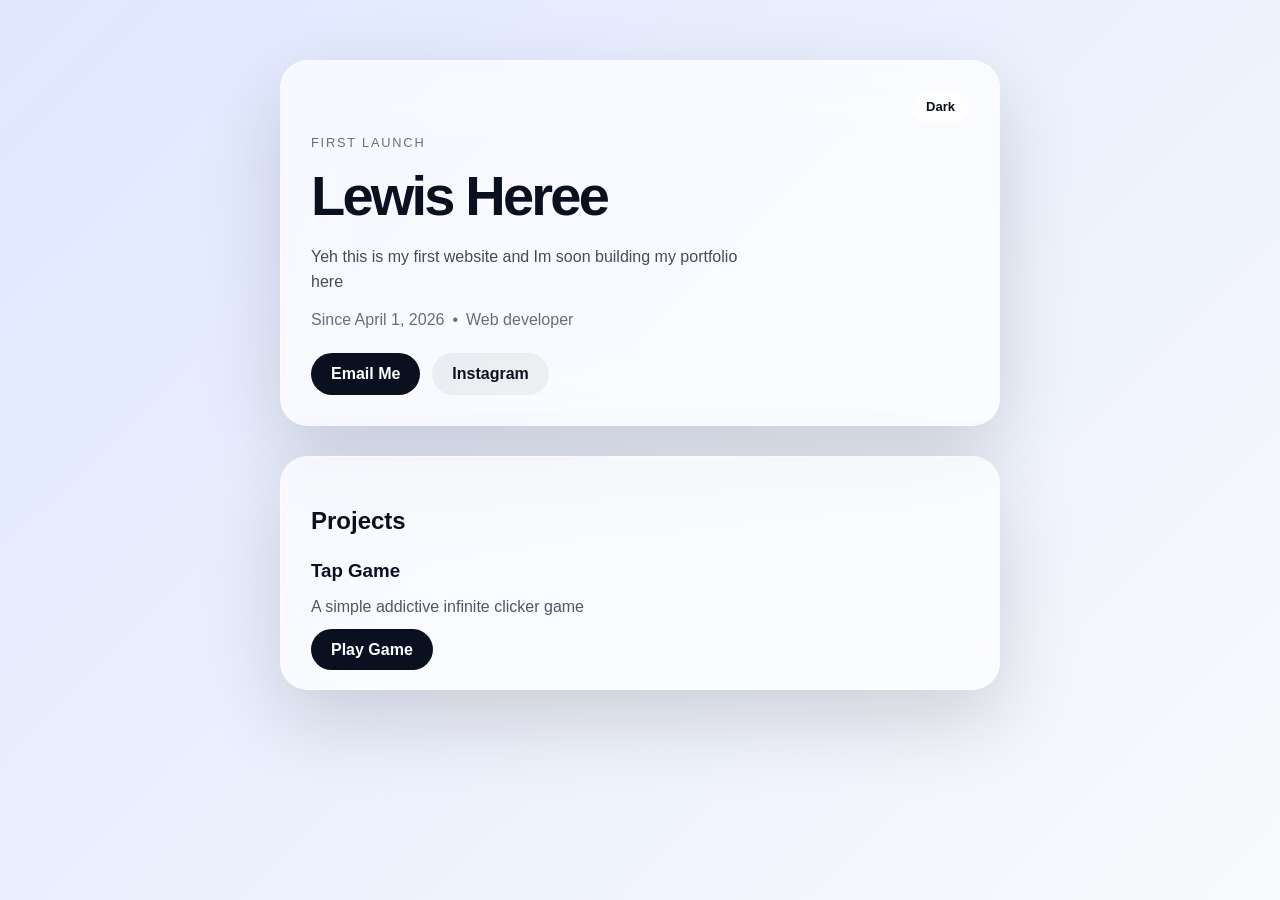
<file: index.html>
<!DOCTYPE html>
<html lang="en">
<head>
  <meta charset="UTF-8" />
  <meta name="viewport" content="width=device-width, initial-scale=1.0" />
  <title>Lewis's Portfolio</title>
  <link rel="stylesheet" href="style.css" />
</head>
<body>
  <main class="page">
<section class="card">
  <div class="card-top">
    <button id="themeToggle" class="theme-toggle">Dark</button>
  </div>
  <p class="eyebrow">First Launch</p>
  <h1>Lewis Heree</h1>
  <p class="subtitle">
    Yeh this is my first website and Im soon building my portfolio here
  </p>
  <div class="meta">
    <span>Since April 1, 2026</span>
    <span>•</span>
    <span>Web developer</span>
  </div>
  <div class="actions">
    <a href="mailto:lewiscodestuffs@gmail.com" class="btn primary">Email Me</a>
    <a href="https://instagram.com/lewiscodestuffs"
       onclick="window.location.href='instagram://user?username=lewiscodestuffs'"
       class="btn secondary">
       Instagram
    </a>
  </div>
</section>
<section class="card">
  <h2>Projects</h2>
  <div class="project">
    <h3>Tap Game</h3>
    <p>A simple addictive infinite clicker game</p>
    <a href="game.html" class="btn primary">Play Game</a>
  </div>
</section>
  </main>
  <script src="main.js"></script>
</body>
</html>
</file>
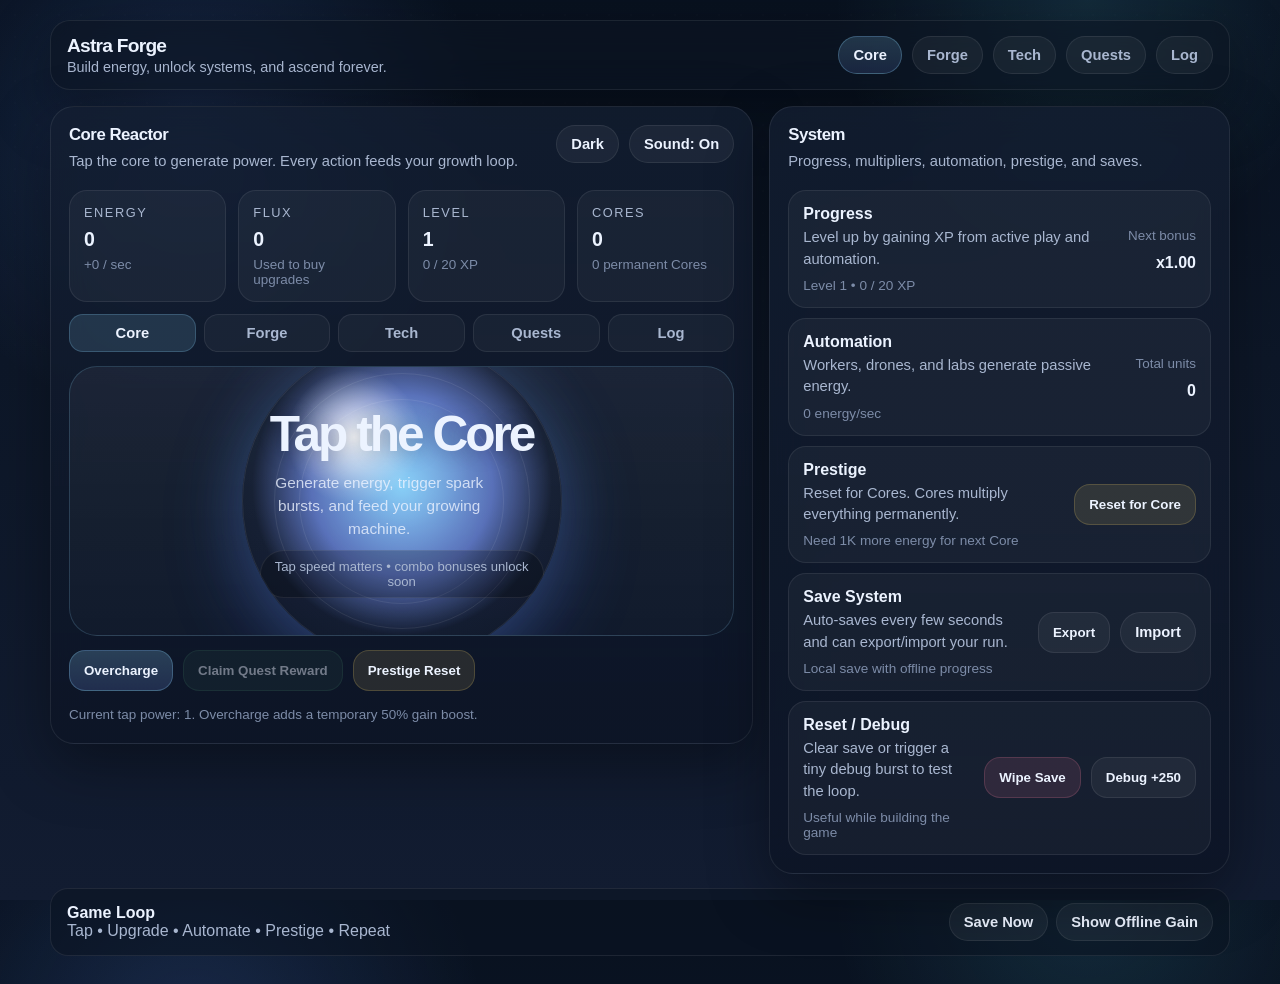
<file: game.html>
<!DOCTYPE html><html lang="en">
<head>
  <meta charset="UTF-8" />
  <meta name="viewport" content="width=device-width, initial-scale=1.0" />
  <title>Astra Forge</title>
  <style>
    :root {
      --bg0: #08111f;
      --bg1: #0d1728;
      --bg2: #121c31;
      --panel: rgba(16, 25, 44, 0.72);
      --panel-2: rgba(20, 31, 52, 0.88);
      --line: rgba(255, 255, 255, 0.08);
      --text: #ecf3ff;
      --muted: #a9b7d0;
      --muted-2: #7d8ca8;
      --accent: #8dd7ff;
      --accent-2: #7c9bff;
      --good: #75e8a0;
      --warn: #ffd56b;
      --bad: #ff7f9f;
      --shadow: 0 20px 60px rgba(0, 0, 0, 0.35);
      --radius: 24px;
      --radius-sm: 16px;
    }* { box-sizing: border-box; }
html, body { height: 100%; }
body {
  margin: 0;
  font-family: -apple-system, BlinkMacSystemFont, "Segoe UI", Roboto, Inter, sans-serif;
  color: var(--text);
  background:
    radial-gradient(circle at 15% 15%, rgba(92, 145, 255, 0.18), transparent 22%),
    radial-gradient(circle at 85% 0%, rgba(95, 226, 255, 0.12), transparent 18%),
    linear-gradient(180deg, var(--bg0), var(--bg1) 40%, var(--bg2));
  overflow-x: hidden;
}

body::before {
  content: "";
  position: fixed;
  inset: -40px;
  pointer-events: none;
  background-image:
    radial-gradient(rgba(255,255,255,.08) 1px, transparent 1px);
  background-size: 22px 22px;
  mask-image: linear-gradient(180deg, rgba(0,0,0,.6), transparent 85%);
  opacity: .35;
  z-index: 0;
}

.app {
  position: relative;
  z-index: 1;
  width: min(1180px, calc(100% - 24px));
  margin: 0 auto;
  padding: 20px 0 28px;
}

.topbar {
  display: flex;
  justify-content: space-between;
  align-items: center;
  gap: 14px;
  margin-bottom: 16px;
  padding: 14px 16px;
  background: rgba(12, 20, 34, 0.6);
  border: 1px solid var(--line);
  border-radius: 20px;
  backdrop-filter: blur(16px);
  box-shadow: var(--shadow);
}

.brand {
  display: flex;
  flex-direction: column;
  gap: 2px;
}
.brand h1 {
  margin: 0;
  font-size: 1.2rem;
  letter-spacing: -0.04em;
}
.brand p {
  margin: 0;
  color: var(--muted);
  font-size: .9rem;
}

.pill-row {
  display: flex;
  gap: 10px;
  flex-wrap: wrap;
  justify-content: flex-end;
}

.pill {
  border: 1px solid var(--line);
  background: rgba(255,255,255,0.05);
  color: var(--text);
  border-radius: 999px;
  padding: 10px 14px;
  font-weight: 700;
  font-size: .92rem;
  cursor: pointer;
  transition: transform .18s ease, background .18s ease, border-color .18s ease, opacity .18s ease;
  user-select: none;
}
.pill:hover { transform: translateY(-1px); background: rgba(255,255,255,0.08); }
.pill:active { transform: translateY(0) scale(.98); }
.pill.secondary { color: var(--muted); font-weight: 600; }
.pill.active {
  background: linear-gradient(180deg, rgba(141, 215, 255, 0.18), rgba(124, 155, 255, 0.14));
  border-color: rgba(141, 215, 255, 0.28);
  color: var(--text);
}

.layout {
  display: grid;
  grid-template-columns: 1.45fr .95fr;
  gap: 16px;
  align-items: start;
}

.card {
  background: linear-gradient(180deg, rgba(19, 30, 49, 0.8), rgba(13, 21, 38, 0.9));
  border: 1px solid var(--line);
  border-radius: var(--radius);
  box-shadow: var(--shadow);
  backdrop-filter: blur(18px);
  overflow: hidden;
  position: relative;
}

.card-header {
  padding: 18px 18px 0;
  display: flex;
  justify-content: space-between;
  align-items: flex-start;
  gap: 12px;
}

.card-header h2 {
  margin: 0;
  font-size: 1.05rem;
  letter-spacing: -0.03em;
}
.card-header .sub {
  margin-top: 6px;
  color: var(--muted);
  font-size: .92rem;
  line-height: 1.45;
}

.panel {
  padding: 18px;
}

.tabs {
  display: grid;
  grid-template-columns: repeat(5, minmax(0, 1fr));
  gap: 8px;
  margin-top: 12px;
}

.tab-btn {
  border: 1px solid var(--line);
  background: rgba(255,255,255,0.04);
  color: var(--muted);
  border-radius: 14px;
  padding: 10px 8px;
  cursor: pointer;
  font-weight: 700;
  font-size: .92rem;
  transition: .18s ease;
}
.tab-btn.active, .tab-btn:hover {
  background: rgba(141, 215, 255, 0.14);
  color: var(--text);
  border-color: rgba(141, 215, 255, 0.22);
}

.hero {
  display: grid;
  gap: 16px;
  padding: 18px;
}

.stats-grid {
  display: grid;
  grid-template-columns: repeat(4, minmax(0, 1fr));
  gap: 12px;
}

.stat {
  background: rgba(255,255,255,0.04);
  border: 1px solid var(--line);
  border-radius: 18px;
  padding: 14px;
  min-height: 86px;
}
.stat .k { color: var(--muted); font-size: .8rem; text-transform: uppercase; letter-spacing: .12em; }
.stat .v { margin-top: 8px; font-size: 1.22rem; font-weight: 800; letter-spacing: -.03em; }
.stat .s { margin-top: 6px; color: var(--muted-2); font-size: .84rem; }

.core-wrap {
  display: grid;
  gap: 14px;
}

.orb {
  display: grid;
  place-items: center;
  height: 270px;
  border-radius: 28px;
  border: 1px solid rgba(141, 215, 255, 0.18);
  background:
    radial-gradient(circle at 50% 35%, rgba(141, 215, 255, 0.28), transparent 18%),
    radial-gradient(circle at 50% 55%, rgba(124, 155, 255, 0.18), transparent 24%),
    linear-gradient(180deg, rgba(255,255,255,0.05), rgba(255,255,255,0.02));
  position: relative;
  overflow: hidden;
  cursor: pointer;
  user-select: none;
  touch-action: manipulation;
  transition: transform .12s ease, border-color .2s ease, background .2s ease;
}

.orb:hover { border-color: rgba(141, 215, 255, 0.35); }
.orb:active { transform: scale(.992); }

.orb .core {
  width: min(320px, 68vw);
  aspect-ratio: 1 / 1;
  border-radius: 50%;
  background:
    radial-gradient(circle at 35% 30%, rgba(255,255,255,0.95), rgba(255,255,255,0.12) 18%, transparent 22%),
    radial-gradient(circle at 50% 45%, rgba(141, 215, 255, 0.95), rgba(124, 155, 255, 0.66) 38%, rgba(30, 43, 79, 0.16) 63%, rgba(0, 0, 0, 0.18) 100%);
  box-shadow:
    0 0 0 1px rgba(255,255,255,0.08) inset,
    0 22px 80px rgba(77, 118, 255, 0.28),
    0 0 60px rgba(141, 215, 255, 0.14);
  display: grid;
  place-items: center;
  position: relative;
  overflow: hidden;
}

.core::before, .core::after {
  content: "";
  position: absolute;
  inset: 10%;
  border-radius: 50%;
  border: 1px solid rgba(255,255,255,0.08);
  animation: spin 28s linear infinite;
}
.core::after {
  inset: 18%;
  animation-duration: 38s;
  animation-direction: reverse;
}

.core-label {
  position: relative;
  z-index: 2;
  text-align: center;
  padding: 18px;
}
.core-label .big {
  font-size: clamp(1.8rem, 5vw, 3.1rem);
  font-weight: 900;
  letter-spacing: -.06em;
  margin: 0;
  text-shadow: 0 2px 20px rgba(0,0,0,0.25);
}
.core-label .small {
  margin-top: 8px;
  color: rgba(236,243,255,.8);
  font-size: .96rem;
  line-height: 1.5;
  max-width: 28ch;
}
.core-label .hint {
  margin-top: 10px;
  display: inline-flex;
  gap: 8px;
  align-items: center;
  padding: 8px 12px;
  border-radius: 999px;
  background: rgba(0,0,0,.22);
  border: 1px solid rgba(255,255,255,.08);
  color: var(--muted);
  font-size: .82rem;
}

.section {
  display: none;
  animation: fadeIn .18s ease;
}
.section.active { display: block; }

.btn-row {
  display: flex;
  gap: 10px;
  flex-wrap: wrap;
}

.action {
  border: 1px solid var(--line);
  background: rgba(255,255,255,0.05);
  color: var(--text);
  border-radius: 16px;
  padding: 12px 14px;
  cursor: pointer;
  font-weight: 700;
  transition: .18s ease;
}
.action:hover { background: rgba(255,255,255,0.08); transform: translateY(-1px); }
.action:active { transform: translateY(0) scale(.99); }
.action.primary {
  background: linear-gradient(180deg, rgba(141, 215, 255, 0.22), rgba(124, 155, 255, 0.18));
  border-color: rgba(141, 215, 255, 0.26);
}
.action.good { background: rgba(117, 232, 160, 0.11); border-color: rgba(117, 232, 160, 0.18); }
.action.warn { background: rgba(255, 213, 107, 0.11); border-color: rgba(255, 213, 107, 0.18); }
.action.bad  { background: rgba(255, 127, 159, 0.11); border-color: rgba(255, 127, 159, 0.18); }
.action:disabled { opacity: .45; cursor: not-allowed; transform: none; }

.list {
  display: grid;
  gap: 10px;
}

.item {
  display: grid;
  grid-template-columns: 1fr auto;
  gap: 12px;
  align-items: center;
  padding: 14px;
  border-radius: 18px;
  border: 1px solid var(--line);
  background: rgba(255,255,255,0.04);
}
.item .title { font-weight: 800; }
.item .desc { color: var(--muted); margin-top: 4px; font-size: .92rem; line-height: 1.45; }
.item .meta { margin-top: 8px; color: var(--muted-2); font-size: .85rem; }
.item .right { display: flex; flex-direction: column; gap: 8px; align-items: flex-end; }

.micro {
  color: var(--muted-2);
  font-size: .84rem;
  line-height: 1.5;
}

.bar {
  height: 12px;
  border-radius: 999px;
  background: rgba(255,255,255,0.06);
  border: 1px solid var(--line);
  overflow: hidden;
}
.bar > span {
  display: block;
  height: 100%;
  width: 0%;
  background: linear-gradient(90deg, var(--accent), var(--accent-2));
  border-radius: inherit;
  transition: width .22s ease;
}

.log {
  max-height: 345px;
  overflow: auto;
  display: grid;
  gap: 10px;
  padding-right: 4px;
}
.log-entry {
  padding: 12px 14px;
  border-radius: 16px;
  background: rgba(255,255,255,0.04);
  border: 1px solid var(--line);
  color: var(--muted);
  font-size: .92rem;
  line-height: 1.5;
}
.log-entry strong { color: var(--text); }

.footer {
  margin-top: 14px;
  display: grid;
  gap: 10px;
  grid-template-columns: 1fr auto;
  align-items: center;
  padding: 14px 16px;
  background: rgba(12, 20, 34, 0.56);
  border: 1px solid var(--line);
  border-radius: 18px;
  color: var(--muted);
}

.save-row {
  display: flex;
  gap: 8px;
  flex-wrap: wrap;
  justify-content: flex-end;
}

input[type="file"] { display: none; }

.toast {
  position: fixed;
  left: 50%;
  bottom: 18px;
  transform: translateX(-50%) translateY(20px);
  opacity: 0;
  pointer-events: none;
  background: rgba(9, 16, 28, 0.92);
  color: var(--text);
  padding: 12px 16px;
  border-radius: 999px;
  border: 1px solid var(--line);
  box-shadow: var(--shadow);
  transition: .25s ease;
  z-index: 20;
  max-width: min(94vw, 560px);
  text-align: center;
  font-size: .92rem;
}
.toast.show { opacity: 1; transform: translateX(-50%) translateY(0); }

.spark {
  position: absolute;
  inset: auto;
  width: 10px;
  height: 10px;
  border-radius: 50%;
  pointer-events: none;
  background: white;
  box-shadow: 0 0 12px rgba(255,255,255,0.7);
  animation: spark .7s ease-out forwards;
}

@keyframes spark {
  from { transform: translate(-50%, -50%) scale(1); opacity: 1; }
  to { transform: translate(calc(-50% + var(--dx)), calc(-50% + var(--dy))) scale(0); opacity: 0; }
}
@keyframes spin { from { transform: rotate(0deg); } to { transform: rotate(360deg); } }
@keyframes fadeIn { from { opacity: 0; transform: translateY(4px); } to { opacity: 1; transform: translateY(0); } }

@media (max-width: 980px) {
  .layout { grid-template-columns: 1fr; }
  .stats-grid { grid-template-columns: repeat(2, minmax(0, 1fr)); }
  .tabs { grid-template-columns: repeat(3, minmax(0, 1fr)); }
}

@media (max-width: 640px) {
  .app { width: min(100% - 14px, 1180px); padding-top: 10px; }
  .topbar { flex-direction: column; align-items: stretch; }
  .pill-row { justify-content: flex-start; }
  .stats-grid { grid-template-columns: 1fr 1fr; }
  .card-header { flex-direction: column; }
  .item { grid-template-columns: 1fr; }
  .item .right { align-items: stretch; }
  .footer { grid-template-columns: 1fr; }
  .save-row { justify-content: stretch; }
  .save-row .pill { width: 100%; }
  .tabs { grid-template-columns: repeat(2, minmax(0, 1fr)); }
  .orb { height: 240px; }
}

  </style>
</head>
<body>
  <div class="app">
    <div class="topbar">
      <div class="brand">
        <h1>Astra Forge</h1>
        <p>Build energy, unlock systems, and ascend forever.</p>
      </div>
      <div class="pill-row">
        <button class="pill active" id="tabCore">Core</button>
        <button class="pill secondary" id="tabForge">Forge</button>
        <button class="pill secondary" id="tabTech">Tech</button>
        <button class="pill secondary" id="tabQuests">Quests</button>
        <button class="pill secondary" id="tabLog">Log</button>
      </div>
    </div><div class="layout">
  <div class="card">
    <div class="card-header">
      <div>
        <h2 id="sectionTitle">Core Reactor</h2>
        <div class="sub" id="sectionSub">Tap the core to generate power. Every action feeds your growth loop.</div>
      </div>
      <div class="pill-row">
        <button class="pill" id="themeBtn">Dark</button>
        <button class="pill" id="musicBtn">Sound: On</button>
      </div>
    </div>

    <div class="panel">
      <div class="stats-grid">
        <div class="stat"><div class="k">Energy</div><div class="v" id="energyTxt">0</div><div class="s" id="energyPerSecTxt">+0 / sec</div></div>
        <div class="stat"><div class="k">Flux</div><div class="v" id="fluxTxt">0</div><div class="s">Used to buy upgrades</div></div>
        <div class="stat"><div class="k">Level</div><div class="v" id="levelTxt">1</div><div class="s" id="xpTxt">0 / 20 XP</div></div>
        <div class="stat"><div class="k">Cores</div><div class="v" id="coresTxt">0</div><div class="s" id="prestigeTxt">Prestige currency</div></div>
      </div>

      <div class="tabs" aria-label="Game sections">
        <button class="tab-btn active" data-tab="core">Core</button>
        <button class="tab-btn" data-tab="forge">Forge</button>
        <button class="tab-btn" data-tab="tech">Tech</button>
        <button class="tab-btn" data-tab="quests">Quests</button>
        <button class="tab-btn" data-tab="log">Log</button>
      </div>

      <div style="height: 14px"></div>

      <div class="section active" id="coreSection">
        <div class="core-wrap">
          <div class="orb" id="coreOrb" title="Tap to generate energy">
            <div class="core">
              <div class="core-label">
                <p class="big" id="coreBig">Tap the Core</p>
                <div class="small" id="coreSmall">Generate energy, trigger spark bursts, and feed your growing machine.</div>
                <div class="hint">Tap speed matters • combo bonuses unlock soon</div>
              </div>
            </div>
          </div>

          <div class="btn-row">
            <button class="action primary" id="boostBtn">Overcharge</button>
            <button class="action good" id="claimQuestBtn">Claim Quest Reward</button>
            <button class="action warn" id="prestigeBtn">Prestige Reset</button>
          </div>

          <div class="micro" id="coreMicro">Overcharge boosts energy for 15 seconds. Prestige resets progress for permanent power.</div>
        </div>
      </div>

      <div class="section" id="forgeSection">
        <div class="list" id="forgeList"></div>
      </div>

      <div class="section" id="techSection">
        <div class="list" id="techList"></div>
      </div>

      <div class="section" id="questsSection">
        <div class="list" id="questList"></div>
      </div>

      <div class="section" id="logSection">
        <div class="log" id="logList"></div>
      </div>
    </div>
  </div>

  <div class="card">
    <div class="card-header">
      <div>
        <h2>System</h2>
        <div class="sub">Progress, multipliers, automation, prestige, and saves.</div>
      </div>
    </div>
    <div class="panel">
      <div class="list">
        <div class="item">
          <div>
            <div class="title">Progress</div>
            <div class="desc">Level up by gaining XP from active play and automation.</div>
            <div class="meta" id="progressMeta">Level 1 • 0 / 20 XP</div>
          </div>
          <div class="right"><div class="micro">Next bonus</div><div class="title" id="nextBonusTxt">x1.00</div></div>
        </div>

        <div class="item">
          <div>
            <div class="title">Automation</div>
            <div class="desc">Workers, drones, and labs generate passive energy.</div>
            <div class="meta" id="autoMeta">0.0 energy/sec</div>
          </div>
          <div class="right"><div class="micro">Total units</div><div class="title" id="unitsTxt">0</div></div>
        </div>

        <div class="item">
          <div>
            <div class="title">Prestige</div>
            <div class="desc">Reset for Cores. Cores multiply everything permanently.</div>
            <div class="meta" id="prestigeMeta">Need 1000 energy for 1 Core</div>
          </div>
          <div class="right"><button class="action warn" id="prestigeQuickBtn">Reset for Core</button></div>
        </div>

        <div class="item">
          <div>
            <div class="title">Save System</div>
            <div class="desc">Auto-saves every few seconds and can export/import your run.</div>
            <div class="meta">Local save with offline progress</div>
          </div>
          <div class="right">
            <div class="btn-row">
              <button class="action" id="exportBtn">Export</button>
              <label class="pill" for="importFile" style="display:inline-flex; align-items:center; justify-content:center; cursor:pointer;">Import</label>
              <input id="importFile" type="file" accept="application/json" />
            </div>
          </div>
        </div>

        <div class="item">
          <div>
            <div class="title">Reset / Debug</div>
            <div class="desc">Clear save or trigger a tiny debug burst to test the loop.</div>
            <div class="meta">Useful while building the game</div>
          </div>
          <div class="right">
            <div class="btn-row">
              <button class="action bad" id="wipeBtn">Wipe Save</button>
              <button class="action" id="debugBtn">Debug +250</button>
            </div>
          </div>
        </div>
      </div>
    </div>
  </div>
</div>

<div class="footer">
  <div>
    <div style="font-weight: 800; color: var(--text);">Game Loop</div>
    <div id="footerTxt">Tap • Upgrade • Automate • Prestige • Repeat</div>
  </div>
  <div class="save-row">
    <button class="pill" id="saveNowBtn">Save Now</button>
    <button class="pill" id="loadOfflineBtn">Show Offline Gain</button>
  </div>
</div>

  </div>  <div class="toast" id="toast"></div>  <script>
    const SAVE_KEY = "astra_forge_save_v1";
    const THEME_KEY = "astra_forge_theme_v1";
    const SOUND_KEY = "astra_forge_sound_v1";

    const ui = {
      energyTxt: document.getElementById("energyTxt"),
      energyPerSecTxt: document.getElementById("energyPerSecTxt"),
      fluxTxt: document.getElementById("fluxTxt"),
      levelTxt: document.getElementById("levelTxt"),
      xpTxt: document.getElementById("xpTxt"),
      coresTxt: document.getElementById("coresTxt"),
      prestigeTxt: document.getElementById("prestigeTxt"),
      progressMeta: document.getElementById("progressMeta"),
      nextBonusTxt: document.getElementById("nextBonusTxt"),
      autoMeta: document.getElementById("autoMeta"),
      unitsTxt: document.getElementById("unitsTxt"),
      prestigeMeta: document.getElementById("prestigeMeta"),
      coreOrb: document.getElementById("coreOrb"),
      coreBig: document.getElementById("coreBig"),
      coreSmall: document.getElementById("coreSmall"),
      coreMicro: document.getElementById("coreMicro"),
      forgeList: document.getElementById("forgeList"),
      techList: document.getElementById("techList"),
      questList: document.getElementById("questList"),
      logList: document.getElementById("logList"),
      sectionTitle: document.getElementById("sectionTitle"),
      sectionSub: document.getElementById("sectionSub"),
      toast: document.getElementById("toast"),
      themeBtn: document.getElementById("themeBtn"),
      musicBtn: document.getElementById("musicBtn"),
      boostBtn: document.getElementById("boostBtn"),
      claimQuestBtn: document.getElementById("claimQuestBtn"),
      prestigeBtn: document.getElementById("prestigeBtn"),
      prestigeQuickBtn: document.getElementById("prestigeQuickBtn"),
      exportBtn: document.getElementById("exportBtn"),
      importFile: document.getElementById("importFile"),
      wipeBtn: document.getElementById("wipeBtn"),
      debugBtn: document.getElementById("debugBtn"),
      saveNowBtn: document.getElementById("saveNowBtn"),
      loadOfflineBtn: document.getElementById("loadOfflineBtn"),
      footerTxt: document.getElementById("footerTxt")
    };

    const tabs = [...document.querySelectorAll(".tab-btn")];
    const sections = {
      core: document.getElementById("coreSection"),
      forge: document.getElementById("forgeSection"),
      tech: document.getElementById("techSection"),
      quests: document.getElementById("questsSection"),
      log: document.getElementById("logSection")
    };

    let audioCtx = null;
    let theme = localStorage.getItem(THEME_KEY) || "dark";
    let soundEnabled = localStorage.getItem(SOUND_KEY);
    soundEnabled = soundEnabled === null ? true : soundEnabled === "true";

    const defaultState = {
      energy: 0,
      flux: 0,
      level: 1,
      xp: 0,
      cores: 0,
      totalTap: 1,
      tapMult: 1,
      globalMult: 1,
      autoPerSec: 0,
      overchargeUntil: 0,
      lastSave: Date.now(),
      lastTick: Date.now(),
      lastQuestRefresh: Date.now(),
      currentQuestId: null,
      log: [],
      unlockedTech: {},
      forge: [
        { id: "miner", name: "Miner", desc: "Generates passive energy.", baseCost: 15, count: 0, gain: 0.5, costMult: 1.18 },
        { id: "drone", name: "Drone", desc: "Boosts passive output and tap power.", baseCost: 75, count: 0, gain: 2, costMult: 1.22 },
        { id: "lab", name: "Lab", desc: "Converts knowledge into flux.", baseCost: 250, count: 0, gain: 6, costMult: 1.26 },
        { id: "reactor", name: "Reactor", desc: "Massive passive production, expensive but strong.", baseCost: 1200, count: 0, gain: 20, costMult: 1.3 }
      ],
      tech: [
        { id: "tap", name: "Tap Precision", desc: "+1 tap power per level.", baseCost: 20, unlocked: false, costMult: 1.9 },
        { id: "crit", name: "Critical Burst", desc: "20% chance to double tap rewards.", baseCost: 80, unlocked: false, costMult: 2.1 },
        { id: "auto", name: "Automation Protocol", desc: "+25% passive energy.", baseCost: 180, unlocked: false, costMult: 2.4 },
        { id: "flux", name: "Flux Siphon", desc: "Convert every 100 energy into 4 flux.", baseCost: 600, unlocked: false, costMult: 2.8 },
        { id: "prestige", name: "Core Resonance", desc: "Cores grant +15% global power each.", baseCost: 0, unlocked: false, costMult: 1 }
      ],
      quests: []
    };

    let state = loadGame() || structuredClone(defaultState);
    hydrateQuestPool();
    normalizeState();
    applyTheme();
    applySoundState();
    generateQuestIfNeeded(true);
    rebuildLists();
    addLog("System booted. The core is awake.");
    const offline = applyOfflineProgress();
    if (offline > 0) addLog(`Offline progress recovered: +${fmt(offline)} energy.`);
    showToast("Astra Forge loaded.");
    renderAll();

    tabs.forEach(btn => btn.addEventListener("click", () => {
      const tab = btn.dataset.tab;
      setTab(tab);
    }));

    document.getElementById("tabCore").addEventListener("click", () => setTab("core"));
    document.getElementById("tabForge").addEventListener("click", () => setTab("forge"));
    document.getElementById("tabTech").addEventListener("click", () => setTab("tech"));
    document.getElementById("tabQuests").addEventListener("click", () => setTab("quests"));
    document.getElementById("tabLog").addEventListener("click", () => setTab("log"));

    ui.themeBtn.addEventListener("click", () => {
      theme = theme === "dark" ? "light" : "dark";
      localStorage.setItem(THEME_KEY, theme);
      applyTheme();
      showToast(`Theme switched to ${theme}.`);
    });

    ui.musicBtn.addEventListener("click", () => {
      soundEnabled = !soundEnabled;
      localStorage.setItem(SOUND_KEY, String(soundEnabled));
      applySoundState();
      if (soundEnabled) playTone(440, 0.05, "sine");
      showToast(`Sound ${soundEnabled ? "enabled" : "disabled"}.`);
    });

    ui.coreOrb.addEventListener("click", (e) => {
      const gain = tapCore(e);
      burstSpark(e);
      if (gain > 0) playTone(220 + Math.min(220, gain * 12), 0.03, "triangle");
    });

    ui.boostBtn.addEventListener("click", () => {
      if (state.energy < 120) return showToast("Need 120 energy for overcharge.");
      state.energy -= 120;
      state.overchargeUntil = Date.now() + 15000;
      state.globalMult *= 1.15;
      addLog("Overcharge engaged. Energy output surged for 15 seconds.");
      showToast("Overcharge activated.");
      playTone(520, 0.08, "sawtooth");
      renderAll();
    });

    ui.claimQuestBtn.addEventListener("click", claimQuestReward);
    ui.prestigeBtn.addEventListener("click", prestigeReset);
    ui.prestigeQuickBtn.addEventListener("click", prestigeReset);
    ui.exportBtn.addEventListener("click", exportSave);
    ui.importFile.addEventListener("change", importSave);
    ui.wipeBtn.addEventListener("click", wipeSave);
    ui.debugBtn.addEventListener("click", () => {
      state.energy += 250;
      state.flux += 20;
      state.xp += 10;
      addLog("Debug burst granted +250 energy and +20 flux.");
      showToast("Debug reward applied.");
      renderAll();
    });
    ui.saveNowBtn.addEventListener("click", () => { saveGame(true); showToast("Saved."); });
    ui.loadOfflineBtn.addEventListener("click", () => {
      const elapsed = Math.max(0, (Date.now() - state.lastSave) / 1000);
      const offlineGain = computeOfflineGain(elapsed);
      showToast(`Estimated offline gain: +${fmt(offlineGain)} energy.`);
    });

    window.addEventListener("beforeunload", () => saveGame(false));

    setInterval(gameTick, 100);
    setInterval(autoQuestTicker, 1000);
    setInterval(() => saveGame(false), 5000);
    setInterval(() => maybeRandomEvent(), 18000);

    function setTab(tab) {
      tabs.forEach(btn => btn.classList.toggle("active", btn.dataset.tab === tab));
      Object.entries(sections).forEach(([k, el]) => el.classList.toggle("active", k === tab));

      const map = {
        core: ["Core Reactor", "Tap the core to generate power. Every action feeds your growth loop."],
        forge: ["Forge Units", "Buy passive generators that keep your run alive while you do other things."],
        tech: ["Tech Tree", "Permanent upgrades that change the way your run behaves."],
        quests: ["Quest Board", "Timed objectives with rewards and streak-friendly loops."],
        log: ["Run Log", "Recent events, rewards, and notable system changes."]
      };
      ui.sectionTitle.textContent = map[tab][0];
      ui.sectionSub.textContent = map[tab][1];
    }

    function normalizeState() {
      state = { ...structuredClone(defaultState), ...state };
      state.forge = defaultState.forge.map(def => {
        const saved = (state.forge || []).find(x => x.id === def.id);
        return saved ? { ...def, ...saved } : structuredClone(def);
      });
      state.tech = defaultState.tech.map(def => {
        const saved = (state.tech || []).find(x => x.id === def.id);
        return saved ? { ...def, ...saved } : structuredClone(def);
      });
      state.log = Array.isArray(state.log) ? state.log.slice(-60) : [];
      if (!Array.isArray(state.quests)) state.quests = [];
      if (!state.currentQuestId && state.quests.length) state.currentQuestId = state.quests[0].id;
      if (!Number.isFinite(state.overchargeUntil)) state.overchargeUntil = 0;
      if (!Number.isFinite(state.lastSave)) state.lastSave = Date.now();
      if (!Number.isFinite(state.lastTick)) state.lastTick = Date.now();
      if (!Number.isFinite(state.lastQuestRefresh)) state.lastQuestRefresh = Date.now();
      recomputeDerived();
    }

    function recomputeDerived() {
      let forgeEnergy = 0;
      let forgeTapBonus = 0;
      state.forge.forEach(f => {
        forgeEnergy += f.count * f.gain;
        if (f.id === "drone") forgeTapBonus += f.count * 0.4;
      });

      let techTapBonus = 0;
      let techMult = 1;
      let autoMult = 1;
      let fluxMod = 0;
      state.tech.forEach(t => {
        if (!t.unlocked) return;
        if (t.id === "tap") techTapBonus += state.level;
        if (t.id === "crit") techMult *= 1.12;
        if (t.id === "auto") autoMult *= 1.25;
        if (t.id === "flux") fluxMod += 4;
      });

      const prestigeMult = 1 + state.cores * 0.15;
      const levelMult = 1 + (state.level - 1) * 0.05;
      const overchargeMult = state.overchargeUntil > Date.now() ? 1.35 : 1;
      const energyBoost = state.energy >= 1000 ? 1.1 : 1;

      state.tapMult = (1 + forgeTapBonus + techTapBonus) * techMult * prestigeMult * levelMult * energyBoost;
      state.autoPerSec = forgeEnergy * autoMult * prestigeMult * levelMult;
      state.globalMult = prestigeMult * levelMult * overchargeMult;

      if (state.tech.find(t => t.id === "flux")?.unlocked) {
        const siphon = Math.floor(state.energy / 100) * 4;
        state.flux = Math.max(state.flux, state.flux + 0);
        state._pendingSiphon = siphon;
      } else {
        state._pendingSiphon = 0;
      }
    }

    function applyTheme() {
      document.body.dataset.theme = theme;
      if (theme === "dark") {
        document.documentElement.style.setProperty("--bg0", "#08111f");
        ui.themeBtn.textContent = "Dark";
      } else {
        document.documentElement.style.setProperty("--bg0", "#e8eefb");
        ui.themeBtn.textContent = "Light";
      }
    }

    function applySoundState() {
      ui.musicBtn.textContent = `Sound: ${soundEnabled ? "On" : "Off"}`;
    }

    function tapCore(event) {
      const crit = state.tech.find(t => t.id === "crit")?.unlocked && Math.random() < 0.2;
      const base = state.totalTap * state.tapMult * state.globalMult;
      const overcharge = state.overchargeUntil > Date.now() ? 1.5 : 1;
      const gain = Math.max(1, Math.floor(base * (crit ? 2 : 1) * overcharge));

      state.energy += gain;
      state.xp += 3 + Math.floor(gain * 0.05);
      state.flux += gain >= 50 ? 2 : 0;
      if (crit) addLog(`Critical burst! Tap yielded ${fmt(gain)} energy.`);
      if (state.energy > 0 && state.energy % 100 < gain) state.flux += 1;
      addProgression();
      maybeUnlockFlux();
      if (state.energy >= 100 && Math.random() < 0.25) maybeRollQuestProgress();
      addTapCombo();
      renderAll();
      return gain;
    }

    let comboCount = 0;
    let comboTimer = null;
    function addTapCombo() {
      comboCount += 1;
      clearTimeout(comboTimer);
      comboTimer = setTimeout(() => comboCount = 0, 1200);
      if (comboCount >= 10) {
        const bonus = Math.floor(comboCount * 2);
        state.energy += bonus;
        state.flux += Math.floor(comboCount / 5);
        addLog(`Combo chain x${comboCount}! Bonus +${fmt(bonus)} energy.`);
        showToast(`Combo x${comboCount}`);
        comboCount = 0;
      }
    }

    function addProgression() {
      const needed = state.level * 20;
      if (state.xp >= needed) {
        state.xp -= needed;
        state.level += 1;
        state.flux += Math.max(1, Math.floor(state.level / 4));
        state.totalTap += 1;
        state.energy += 10 * state.level;
        addLog(`Level up! Reached level ${state.level}.`);
        showToast(`Level ${state.level}`);
      }
    }

    function gameTick() {
      normalizeState();
      const now = Date.now();
      const dt = Math.min(0.25, Math.max(0.05, (now - state.lastTick) / 1000));
      state.lastTick = now;

      const passive = state.autoPerSec * dt * state.globalMult;
      state.energy += passive;

      if (state.tech.find(t => t.id === "flux")?.unlocked) {
        const siphon = Math.floor(state.energy / 100) * 4;
        if (siphon > 0) {
          const tickSiphon = Math.floor((passive > 0 ? passive : 0) / 25);
          const add = Math.max(0, Math.min(siphon, tickSiphon));
          state.flux += add;
        }
      }

      if (state.overchargeUntil && state.overchargeUntil <= now) {
        state.overchargeUntil = 0;
        addLog("Overcharge faded.");
        showToast("Overcharge ended.");
      }

      if (state.energy >= 1000) {
        state.flux += Math.floor(state.energy / 1000);
      }

      if (state.energy > 0 && state.energy >= 100 && Math.random() < 0.0015) maybeRandomEvent();
      addProgression();
      recomputeDerived();
      renderHUD();
      renderForge();
      renderTech();
      renderQuests();
      updateCoreCopy();
    }

    function maybeRandomEvent() {
      const events = [
        {
          name: "Solar Flare",
          text: "A flare surges across the reactor. Choose a response.",
          choices: [
            { label: "Absorb", effect: () => { state.energy += 120; state.flux += 6; addLog("Solar Flare absorbed. Good energy surge."); } },
            { label: "Shield", effect: () => { state.flux += 12; addLog("Solar Flare blocked. Flux stabilized."); } },
            { label: "Redirect", effect: () => { state.xp += 20; state.energy += 50; addLog("Flare redirected into growth."); } }
          ]
        },
        {
          name: "Lost Cache",
          text: "You found an abandoned cache of energy cells.",
          choices: [
            { label: "Open", effect: () => { state.energy += 200; addLog("Cache opened. Energy recovered."); } },
            { label: "Study", effect: () => { state.flux += 18; addLog("Cache studied. Flux extracted."); } },
            { label: "Leave", effect: () => { state.cores += 0; addLog("You left the cache untouched."); } }
          ]
        },
        {
          name: "System Glitch",
          text: "The matrix stutters. Decide quickly.",
          choices: [
            { label: "Exploit", effect: () => { state.energy += 80; state.xp += 25; addLog("Glitch exploited for profit."); } },
            { label: "Patch", effect: () => { state.flux += 15; addLog("Glitch patched cleanly."); } },
            { label: "Ignore", effect: () => { state.energy += 30; addLog("Glitch ignored, minor gains remained."); } }
          ]
        }
      ];
      const pick = events[Math.floor(Math.random() * events.length)];
      const chosen = pick.choices[Math.floor(Math.random() * pick.choices.length)];
      chosen.effect();
      addLog(`<strong>Event:</strong> ${pick.name} — ${chosen.label}.`);
      showToast(`${pick.name}: ${chosen.label}`);
      renderAll();
    }

    function maybeRollQuestProgress() {
      const quest = state.quests.find(q => q.id === state.currentQuestId);
      if (!quest || quest.completed) return;
      quest.progress = Math.min(quest.goal, quest.progress + 1);
      if (quest.progress >= quest.goal) {
        quest.completed = true;
        addLog(`Quest completed: ${quest.name}. Reward waiting.`);
        showToast(`Quest complete: ${quest.name}`);
      }
    }

    function autoQuestTicker() {
      const quest = state.quests.find(q => q.id === state.currentQuestId);
      if (!quest) return;
      if (quest.completed) return;
      const amount = Math.max(1, Math.floor((state.autoPerSec + state.totalTap) / 10));
      quest.progress = Math.min(quest.goal, quest.progress + amount);
      if (quest.progress >= quest.goal) {
        quest.completed = true;
        addLog(`Quest completed: ${quest.name}.`);
        showToast(`Quest ready: ${quest.name}`);
      }
      renderQuests();
    }

    function claimQuestReward() {
      const quest = state.quests.find(q => q.id === state.currentQuestId);
      if (!quest) return showToast("No quest loaded.");
      if (!quest.completed) return showToast("Quest not done yet.");
      state.energy += quest.reward.energy;
      state.flux += quest.reward.flux;
      state.xp += quest.reward.xp;
      addLog(`Claimed: ${quest.name}.`);
      showToast(`Claimed ${quest.name}`);
      quest.claimed = true;
      generateQuestIfNeeded(true);
      addProgression();
      renderAll();
    }

    function prestigeReset() {
      const gain = computePrestigeGain();
      if (gain < 1) return showToast("Need at least 1000 energy to gain a Core.");
      if (!confirm(`Reset everything to gain ${gain} Core${gain > 1 ? "s" : ""}?`)) return;
      state.cores += gain;
      state.energy = 0;
      state.flux = 0;
      state.level = 1;
      state.xp = 0;
      state.totalTap = 1;
      state.tapMult = 1;
      state.globalMult = 1;
      state.autoPerSec = 0;
      state.overchargeUntil = 0;
      state.forge.forEach(f => f.count = 0);
      state.tech.forEach(t => {
        if (t.id !== "prestige") t.unlocked = false;
      });
      state.quests = [];
      state.currentQuestId = null;
      addLog(`Prestige complete. Gained ${gain} Core${gain > 1 ? "s" : ""}.`);
      showToast(`+${gain} Core${gain > 1 ? "s" : ""}`);
      hydrateQuestPool();
      generateQuestIfNeeded(true);
      rebuildLists();
      saveGame(true);
      renderAll();
    }

    function computePrestigeGain() {
      return Math.floor(state.energy / 1000);
    }

    function tapCostMultiplier(item) {
      return Math.floor(item.baseCost * Math.pow(item.costMult, item.count));
    }

    function buyForge(id) {
      const item = state.forge.find(x => x.id === id);
      const cost = tapCostMultiplier(item);
      if (state.energy < cost) return showToast(`Need ${fmt(cost)} energy.`);
      state.energy -= cost;
      item.count += 1;
      state.flux += Math.ceil(item.gain / 2);
      addLog(`Built ${item.name} #${item.count}.`);
      showToast(`${item.name} purchased.`);
      playTone(330 + item.count * 8, 0.04, "sine");
      renderAll();
    }

    function buyTech(id) {
      const tech = state.tech.find(x => x.id === id);
      if (!tech || tech.unlocked) return;
      if (id === "prestige") {
        tech.unlocked = state.cores > 0;
        return;
      }
      if (state.flux < tech.baseCost) return showToast(`Need ${fmt(tech.baseCost)} flux.`);
      state.flux -= tech.baseCost;
      tech.unlocked = true;
      addLog(`Research complete: ${tech.name}.`);
      showToast(`${tech.name} unlocked.`);
      playTone(610, 0.05, "triangle");
      renderAll();
    }

    function hydrateQuestPool() {
      if (state.quests.length) return;
      state.quests = generateQuests(3);
      state.currentQuestId = state.quests[0].id;
    }

    function generateQuests(count) {
      const pool = [
        ["Power Surge", "Reach a burst of stored power.", 200, { energy: 120, flux: 10, xp: 18 }],
        ["Tap Chain", "Tap the core to keep the combo alive.", 60, { energy: 180, flux: 8, xp: 25 }],
        ["Forge Builder", "Buy engine units to automate growth.", 8, { energy: 240, flux: 14, xp: 32 }],
        ["Flux Harvest", "Transform energy into refinement.", 30, { energy: 220, flux: 20, xp: 30 }],
        ["Ascend Trial", "Prepare for prestige or gain more power.", 1, { energy: 350, flux: 24, xp: 40 }]
      ];
      const arr = [];
      for (let i = 0; i < count; i++) {
        const [name, desc, goal, reward] = pool[(Math.random() * pool.length) | 0];
        arr.push({
          id: `q_${Date.now()}_${i}_${Math.random().toString(36).slice(2, 7)}`,
          name,
          desc,
          goal,
          progress: 0,
          completed: false,
          claimed: false,
          reward: { ...reward }
        });
      }
      return arr;
    }

    function generateQuestIfNeeded(force = false) {
      if (force || !state.quests.length || state.quests.every(q => q.claimed)) {
        state.quests = generateQuests(3);
        state.currentQuestId = state.quests[0].id;
        state.lastQuestRefresh = Date.now();
      }
    }

    function rebuildLists() {
      ui.forgeList.innerHTML = "";
      ui.techList.innerHTML = "";
      ui.questList.innerHTML = "";
      ui.logList.innerHTML = "";

      state.forge.forEach(item => {
        const cost = tapCostMultiplier(item);
        const el = document.createElement("div");
        el.className = "item";
        el.innerHTML = `
          <div>
            <div class="title">${item.name} <span style="color:var(--muted); font-weight:700;">x${item.count}</span></div>
            <div class="desc">${item.desc}</div>
            <div class="meta">+${fmt(item.gain)} energy/sec each</div>
          </div>
          <div class="right">
            <div class="micro">Cost: ${fmt(cost)} energy</div>
            <button class="action primary" data-buy-forge="${item.id}">Buy</button>
          </div>`;
        ui.forgeList.appendChild(el);
      });

      state.tech.forEach(tech => {
        const el = document.createElement("div");
        el.className = "item";
        const costInfo = tech.id === "prestige" ? `${state.cores > 0 ? "Unlocked after prestige" : "Requires prestige"}` : `${fmt(tech.baseCost)} flux`;
        el.innerHTML = `
          <div>
            <div class="title">${tech.name} ${tech.unlocked ? '<span style="color:var(--good); font-weight:800;">Unlocked</span>' : ''}</div>
            <div class="desc">${tech.desc}</div>
            <div class="meta">${costInfo}</div>
          </div>
          <div class="right">
            <button class="action ${tech.unlocked ? '' : 'warn'}" data-buy-tech="${tech.id}" ${tech.unlocked || (tech.id !== 'prestige' && state.flux < tech.baseCost) ? 'disabled' : ''}>${tech.unlocked ? 'Owned' : (tech.id === 'prestige' ? 'Locked' : 'Research')}</button>
          </div>`;
        ui.techList.appendChild(el);
      });

      state.quests.forEach(q => {
        const progress = Math.min(100, Math.floor((q.progress / q.goal) * 100));
        const el = document.createElement("div");
        el.className = "item";
        el.innerHTML = `
          <div>
            <div class="title">${q.name} ${q.id === state.currentQuestId ? '<span style="color:var(--accent); font-weight:800;">Active</span>' : ''}</div>
            <div class="desc">${q.desc}</div>
            <div class="meta">Progress ${q.progress}/${q.goal} • Reward ${fmt(q.reward.energy)} energy, ${fmt(q.reward.flux)} flux, ${fmt(q.reward.xp)} XP</div>
            <div style="height:10px"></div>
            <div class="bar"><span style="width:${progress}%"></span></div>
          </div>
          <div class="right">
            <button class="action ${q.completed ? 'good' : 'secondary'}" data-activate-quest="${q.id}">${q.completed ? 'Claim Ready' : 'Track'}</button>
          </div>`;
        ui.questList.appendChild(el);
      });

      state.log.slice().reverse().forEach(entry => {
        const el = document.createElement("div");
        el.className = "log-entry";
        el.innerHTML = entry;
        ui.logList.appendChild(el);
      });

      ui.forgeList.querySelectorAll("[data-buy-forge]").forEach(btn => {
        btn.addEventListener("click", () => buyForge(btn.dataset.buyForge));
      });
      ui.techList.querySelectorAll("[data-buy-tech]").forEach(btn => {
        btn.addEventListener("click", () => buyTech(btn.dataset.buyTech));
      });
      ui.questList.querySelectorAll("[data-activate-quest]").forEach(btn => {
        btn.addEventListener("click", () => {
          state.currentQuestId = btn.dataset.activateQuest;
          addLog(`Quest set active.`);
          showToast("Quest tracked.");
          renderAll();
        });
      });
    }

    function renderHUD() {
      ui.energyTxt.textContent = fmt(state.energy);
      ui.fluxTxt.textContent = fmt(state.flux);
      ui.levelTxt.textContent = state.level;
      ui.coresTxt.textContent = fmt(state.cores);
      ui.energyPerSecTxt.textContent = `+${fmt(state.autoPerSec * (state.overchargeUntil > Date.now() ? 1.35 : 1))} / sec`;
      ui.xpTxt.textContent = `${fmt(state.xp)} / ${fmt(state.level * 20)} XP`;
      ui.progressMeta.textContent = `Level ${state.level} • ${fmt(state.xp)} / ${fmt(state.level * 20)} XP`;
      ui.nextBonusTxt.textContent = `x${(1 + state.cores * 0.15).toFixed(2)}`;
      ui.autoMeta.textContent = `${fmt(state.autoPerSec)} energy/sec`;
      ui.unitsTxt.textContent = `${state.forge.reduce((sum, f) => sum + f.count, 0)}`;
      ui.prestigeMeta.textContent = `Need ${fmt(1000 - (state.energy % 1000 || 0))} more energy for next Core`;
      ui.prestigeTxt.textContent = `${fmt(state.cores)} permanent Cores`;
      ui.footerTxt.textContent = `Tap • Upgrade • Automate • Prestige • Repeat`;
      const quest = state.quests.find(q => q.id === state.currentQuestId);
      ui.coreBig.textContent = quest?.completed ? "Quest Ready" : state.overchargeUntil > Date.now() ? "Overcharge Active" : "Tap the Core";
      ui.coreSmall.textContent = quest?.completed
        ? `A quest is ready to claim. Switch to Quests or tap Claim Reward.`
        : state.overchargeUntil > Date.now()
          ? `Overcharge is amplifying your growth loop.`
          : `Generate energy, trigger spark bursts, and feed your growing machine.`;
      const prestigeGain = computePrestigeGain();
      ui.prestigeBtn.textContent = prestigeGain > 0 ? `Prestige Reset (+${prestigeGain})` : `Prestige Reset`;
      ui.prestigeQuickBtn.textContent = prestigeGain > 0 ? `Reset for +${prestigeGain} Core` : `Reset for Core`;
      ui.claimQuestBtn.disabled = !(quest && quest.completed);
      ui.claimQuestBtn.textContent = quest && quest.completed ? `Claim ${quest.name}` : `Claim Quest Reward`;
      ui.coreMicro.textContent = `Current tap power: ${fmt(state.totalTap * state.tapMult * state.globalMult)}. Overcharge adds a temporary 50% gain boost.`;
    }

    function renderForge() {
      // no-op here because rebuildLists handles it, but kept for clarity
    }

    function renderTech() {
      // no-op here because rebuildLists handles it, but kept for clarity
    }

    function renderQuests() {
      // update quest progress live without full rebuild if possible
      rebuildLists();
    }

    function updateCoreCopy() {
      const isOver = state.overchargeUntil > Date.now();
      ui.coreOrb.style.borderColor = isOver ? "rgba(117, 232, 160, 0.28)" : "rgba(141, 215, 255, 0.18)";
    }

    function renderAll() {
      renderHUD();
      rebuildLists();
      updateCoreCopy();
      saveGame(false);
    }
    function addLog(text) {
      state.log.push(`[${new Date().toLocaleTimeString([], { hour: '2-digit', minute: '2-digit' })}] ${text}`);
      state.log = state.log.slice(-60);
    }
    function showToast(text) {
      ui.toast.textContent = text;
      ui.toast.classList.add("show");
      clearTimeout(showToast._t);
      showToast._t = setTimeout(() => ui.toast.classList.remove("show"), 1700);
    }
    function fmt(n) {
      const num = Number(n) || 0;
      if (Math.abs(num) >= 1e12) return (num / 1e12).toFixed(2).replace(/\.00$/, '') + 'T';
      if (Math.abs(num) >= 1e9) return (num / 1e9).toFixed(2).replace(/\.00$/, '') + 'B';
      if (Math.abs(num) >= 1e6) return (num / 1e6).toFixed(2).replace(/\.00$/, '') + 'M';
      if (Math.abs(num) >= 1e3) return (num / 1e3).toFixed(2).replace(/\.00$/, '') + 'K';
      if (Math.abs(num) % 1 !== 0) return num.toFixed(1).replace(/\.0$/, '');
      return String(Math.floor(num));
    }
    function saveGame(silent) {
      state.lastSave = Date.now();
      localStorage.setItem(SAVE_KEY, JSON.stringify(state));
      if (!silent) {
      }
    }
    function loadGame() {
      try {
        const raw = localStorage.getItem(SAVE_KEY);
        if (!raw) return null;
        return JSON.parse(raw);
      } catch {
        return null;
      }
    }
    function exportSave() {
      const blob = new Blob([JSON.stringify(state, null, 2)], { type: "application/json" });
      const url = URL.createObjectURL(blob);
      const a = document.createElement("a");
      a.href = url;
      a.download = `astra-forge-save-${Date.now()}.json`;
      a.click();
      URL.revokeObjectURL(url);
      showToast("Save exported.");
    }
    function importSave(ev) {
      const file = ev.target.files?.[0];
      if (!file) return;
      const reader = new FileReader();
      reader.onload = () => {
        try {
          const data = JSON.parse(reader.result);
          state = { ...structuredClone(defaultState), ...data };
          normalizeState();
          saveGame(true);
          rebuildLists();
          renderAll();
          showToast("Save imported.");
          addLog("Imported save file.");
        } catch {
          showToast("Invalid save file.");
        }
      };
      reader.readAsText(file);
      ev.target.value = "";
    }
    function wipeSave() {
      if (!confirm("Delete your save and start over?")) return;
      localStorage.removeItem(SAVE_KEY);
      state = structuredClone(defaultState);
      hydrateQuestPool();
      normalizeState();
      rebuildLists();
      renderAll();
      showToast("Save wiped.");
      addLog("Save wiped clean.");
    }
    function maybeUnlockFlux() {
      if (state.energy >= 200 && !state.tech.find(t => t.id === 'flux')?.unlocked) {
      }
    }
    function computeOfflineGain(seconds) {
      const capped = Math.min(seconds, 8 * 60 * 60);
      return capped * state.autoPerSec * 0.6;
    }
    function applyOfflineProgress() {
      const now = Date.now();
      const elapsed = Math.max(0, (now - (state.lastSave || now)) / 1000);
      const gain = computeOfflineGain(elapsed);
      if (gain > 0) {
        state.energy += gain;
        state.xp += Math.floor(gain / 8);
        addProgression();
        state.lastSave = now;
      }
      return gain;
    }
    function burstSpark(event) {
      const orb = ui.coreOrb.getBoundingClientRect();
      const x = event?.clientX ?? orb.left + orb.width / 2;
      const y = event?.clientY ?? orb.top + orb.height / 2;
      for (let i = 0; i < 6; i++) {
        const s = document.createElement("div");
        s.className = "spark";
        s.style.left = `${x}px`;
        s.style.top = `${y}px`;
        s.style.setProperty("--dx", `${(Math.random() * 200 - 100).toFixed(0)}px`);
        s.style.setProperty("--dy", `${(Math.random() * 200 - 100).toFixed(0)}px`);
        document.body.appendChild(s);
        setTimeout(() => s.remove(), 720);
      }
    }
    function playTone(freq, duration = 0.05, type = "sine") {
      if (!soundEnabled) return;
      try {
        audioCtx ||= new (window.AudioContext || window.webkitAudioContext)();
        if (audioCtx.state === "suspended") audioCtx.resume();
        const o = audioCtx.createOscillator();
        const g = audioCtx.createGain();
        o.type = type;
        o.frequency.value = freq;
        g.gain.value = 0.01;
        o.connect(g);
        g.connect(audioCtx.destination);
        o.start();
        g.gain.exponentialRampToValueAtTime(0.06, audioCtx.currentTime + 0.01);
        g.gain.exponentialRampToValueAtTime(0.0001, audioCtx.currentTime + duration);
        o.stop(audioCtx.currentTime + duration + 0.02);
      } catch {
      }
    }
    function computeOfflineHint() {
      const elapsed = Math.max(0, (Date.now() - state.lastSave) / 1000);
      const gain = computeOfflineGain(elapsed);
      return gain > 0 ? `Offline gain available: +${fmt(gain)} energy.` : `No offline gain yet.`;
    }
    window.AstraForge = { state, saveGame, load: () => location.reload() };
  </script>
</body>
</html>
</file>
<file: style.css>
:root {
  --bg: linear-gradient(135deg, #e0e7ff, #f8fafc);
  --text: #0b1020;
  --card: rgba(255,255,255,0.7);
  --border: rgba(255,255,255,0.5);
  --btn-primary-bg: #0b1020;
  --btn-primary-text: #ffffff;
  --btn-secondary-bg: rgba(0,0,0,0.05);
}
.dark {
  --bg: linear-gradient(135deg, #0b1020, #111827);
  --text: #f9fafb;
  --card: rgba(20,20,30,0.6);
  --border: rgba(255,255,255,0.08);

  --btn-primary-bg: #f9fafb;
  --btn-primary-text: #0b1020;

  --btn-secondary-bg: rgba(255,255,255,0.08);
}
* {
  box-sizing: border-box;
}
body {
  margin: 0;
  font-family: -apple-system, BlinkMacSystemFont, "SF Pro Display", sans-serif;
  background: var(--bg);
  color: var(--text);
  min-height: 100vh;
  transition: background 0.4s ease, color 0.4s ease;
}
.page {
  display: flex;
  flex-direction: column;
  align-items: center;
  justify-content: center;
  gap: 30px;
  padding: 60px 20px;
}
.card {
  width: 100%;
  max-width: 720px;
  padding: 30px;
  border-radius: 28px;
  background: var(--card);
  backdrop-filter: blur(30px);
  border: 1px solid var(--border);
  box-shadow: 0 30px 80px rgba(0,0,0,0.15);
  animation: fade 0.8s ease;
}
.card-top {
  display: flex;
  justify-content: flex-end;
  margin-bottom: 12px;
}
.theme-toggle {
  border: none;
  padding: 8px 14px;
  border-radius: 999px;
  font-size: 13px;
  font-weight: 600;
  background: rgba(255,255,255,0.6);
  backdrop-filter: blur(20px);
  color: var(--text);
  cursor: pointer;
  transition: 0.25s ease;
}
.theme-toggle:hover {
  transform: translateY(-1px);
}
.dark .theme-toggle {
  background: rgba(255,255,255,0.08);
  color: #fff;
}
.eyebrow {
  font-size: 0.8rem;
  letter-spacing: 0.14em;
  text-transform: uppercase;
  opacity: 0.6;
}
h1 {
  font-size: clamp(2rem, 6vw, 3.5rem);
  margin: 10px 0;
  letter-spacing: -0.05em;
}
.subtitle {
  opacity: 0.75;
  line-height: 1.6;
  max-width: 52ch;
}
.meta {
  margin-top: 16px;
  opacity: 0.6;
  display: flex;
  gap: 8px;
  flex-wrap: wrap;
}
.actions {
  margin-top: 24px;
  display: flex;
  gap: 12px;
  flex-wrap: wrap;
}
.btn {
  padding: 12px 20px;
  border-radius: 999px;
  text-decoration: none;
  font-weight: 600;
  cursor: pointer;
  transition: all 0.25s ease;
  -webkit-tap-highlight-color: transparent;
}
.btn:hover {
  transform: translateY(-2px);
}
.primary {
  background: var(--btn-primary-bg);
  color: var(--btn-primary-text);
}
.secondary {
  background: var(--btn-secondary-bg);
  color: var(--text);
}
.project {
  margin-top: 25px;
}
.project h3 {
  margin: 10px 0 5px;
}
.project p {
  opacity: 0.7;
  margin-bottom: 25px;
}
@keyframes fade {
  from {
    opacity: 0;
    transform: translateY(20px);
  }
  to {
    opacity: 1;
    transform: none;
  }
}
@media (max-width: 480px) {
  .actions {
    flex-direction: column;
  }

  .btn {
    width: 100%;
    text-align: center;
  }
  .card {
    padding: 25px;
  }
}
</file>
